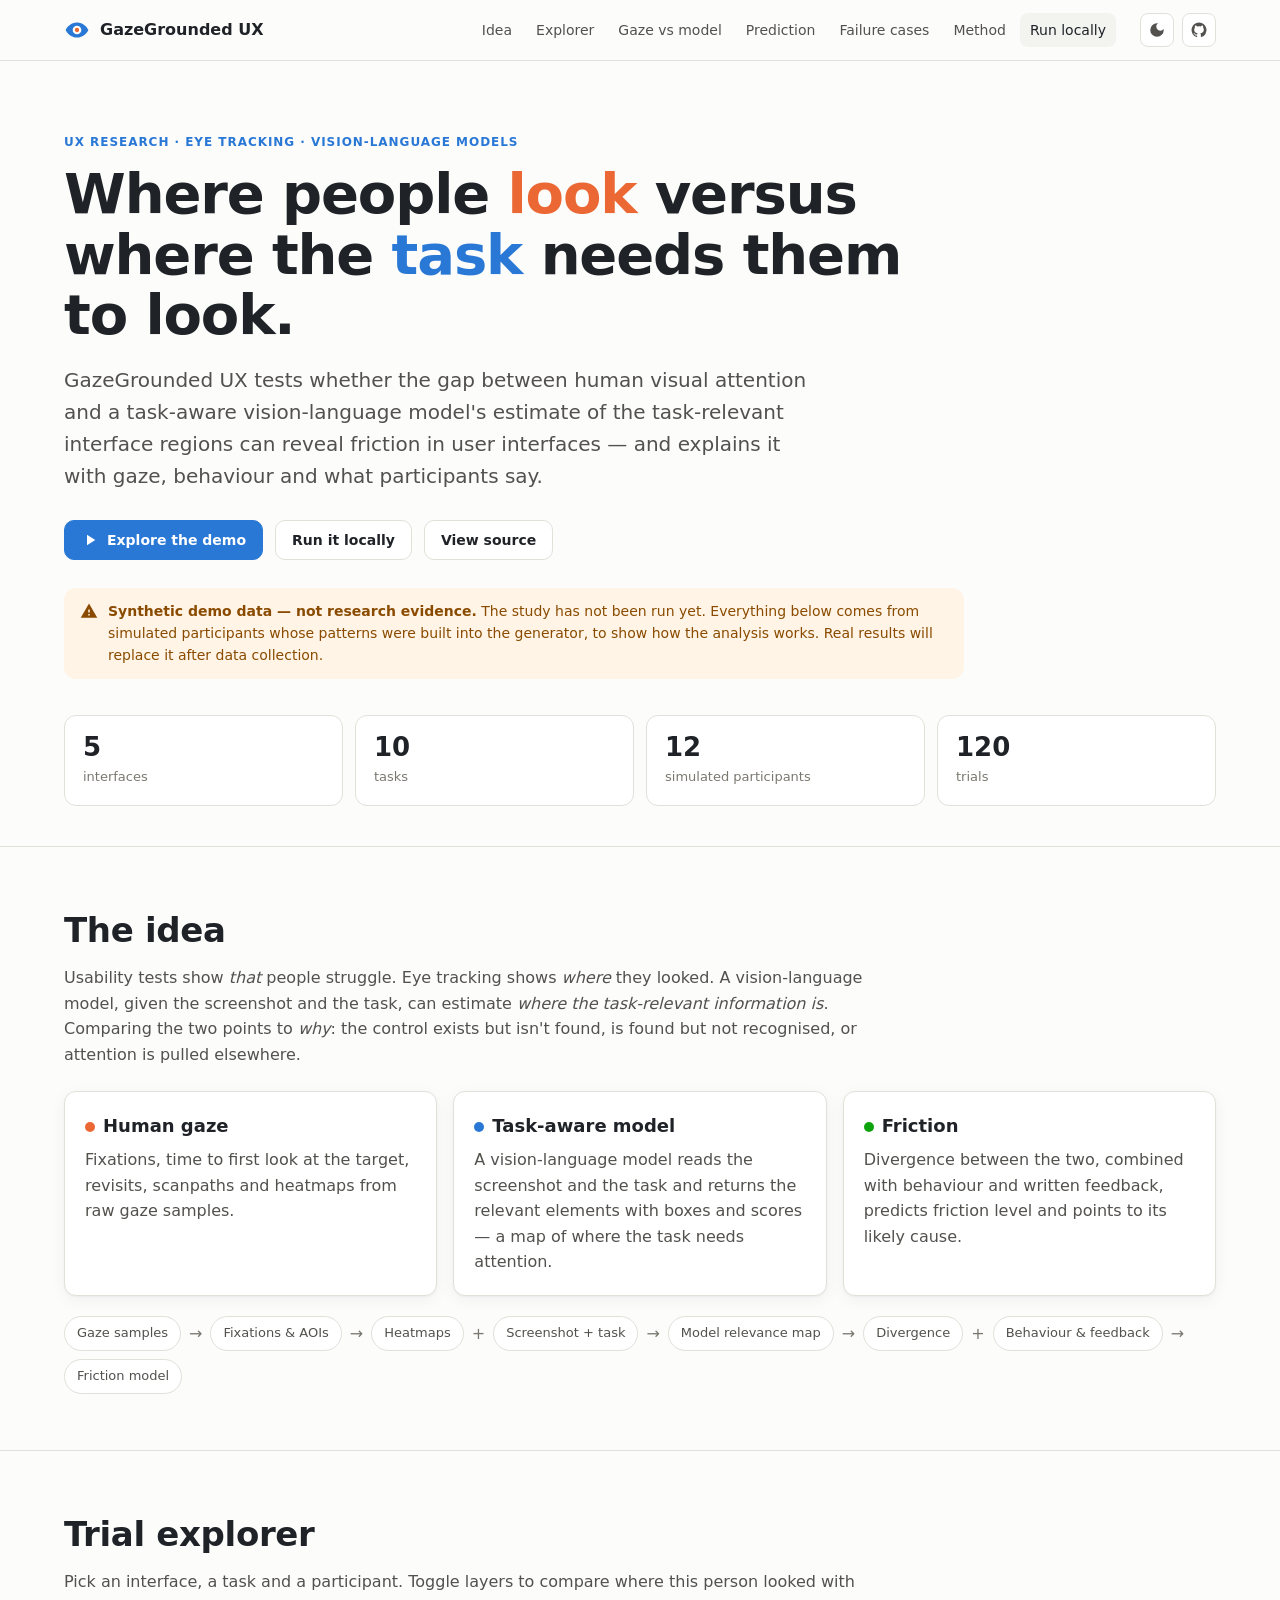
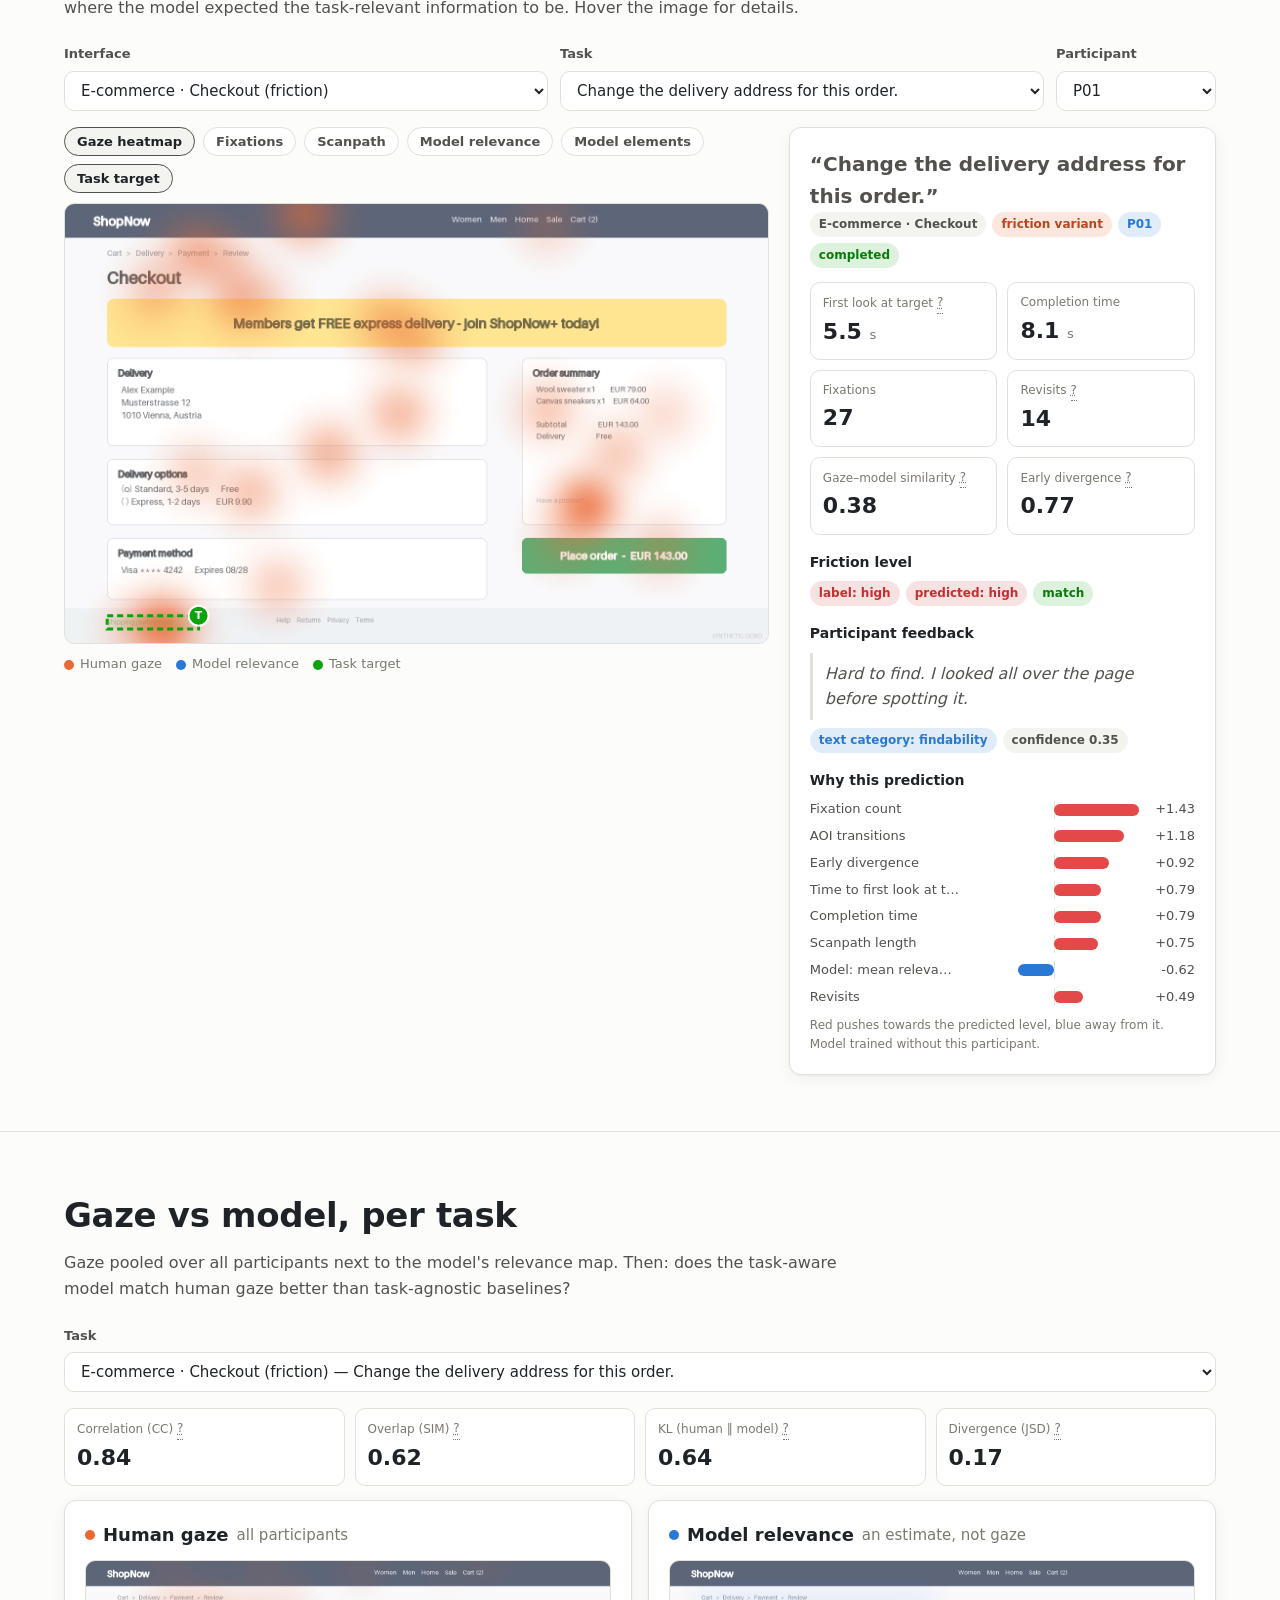
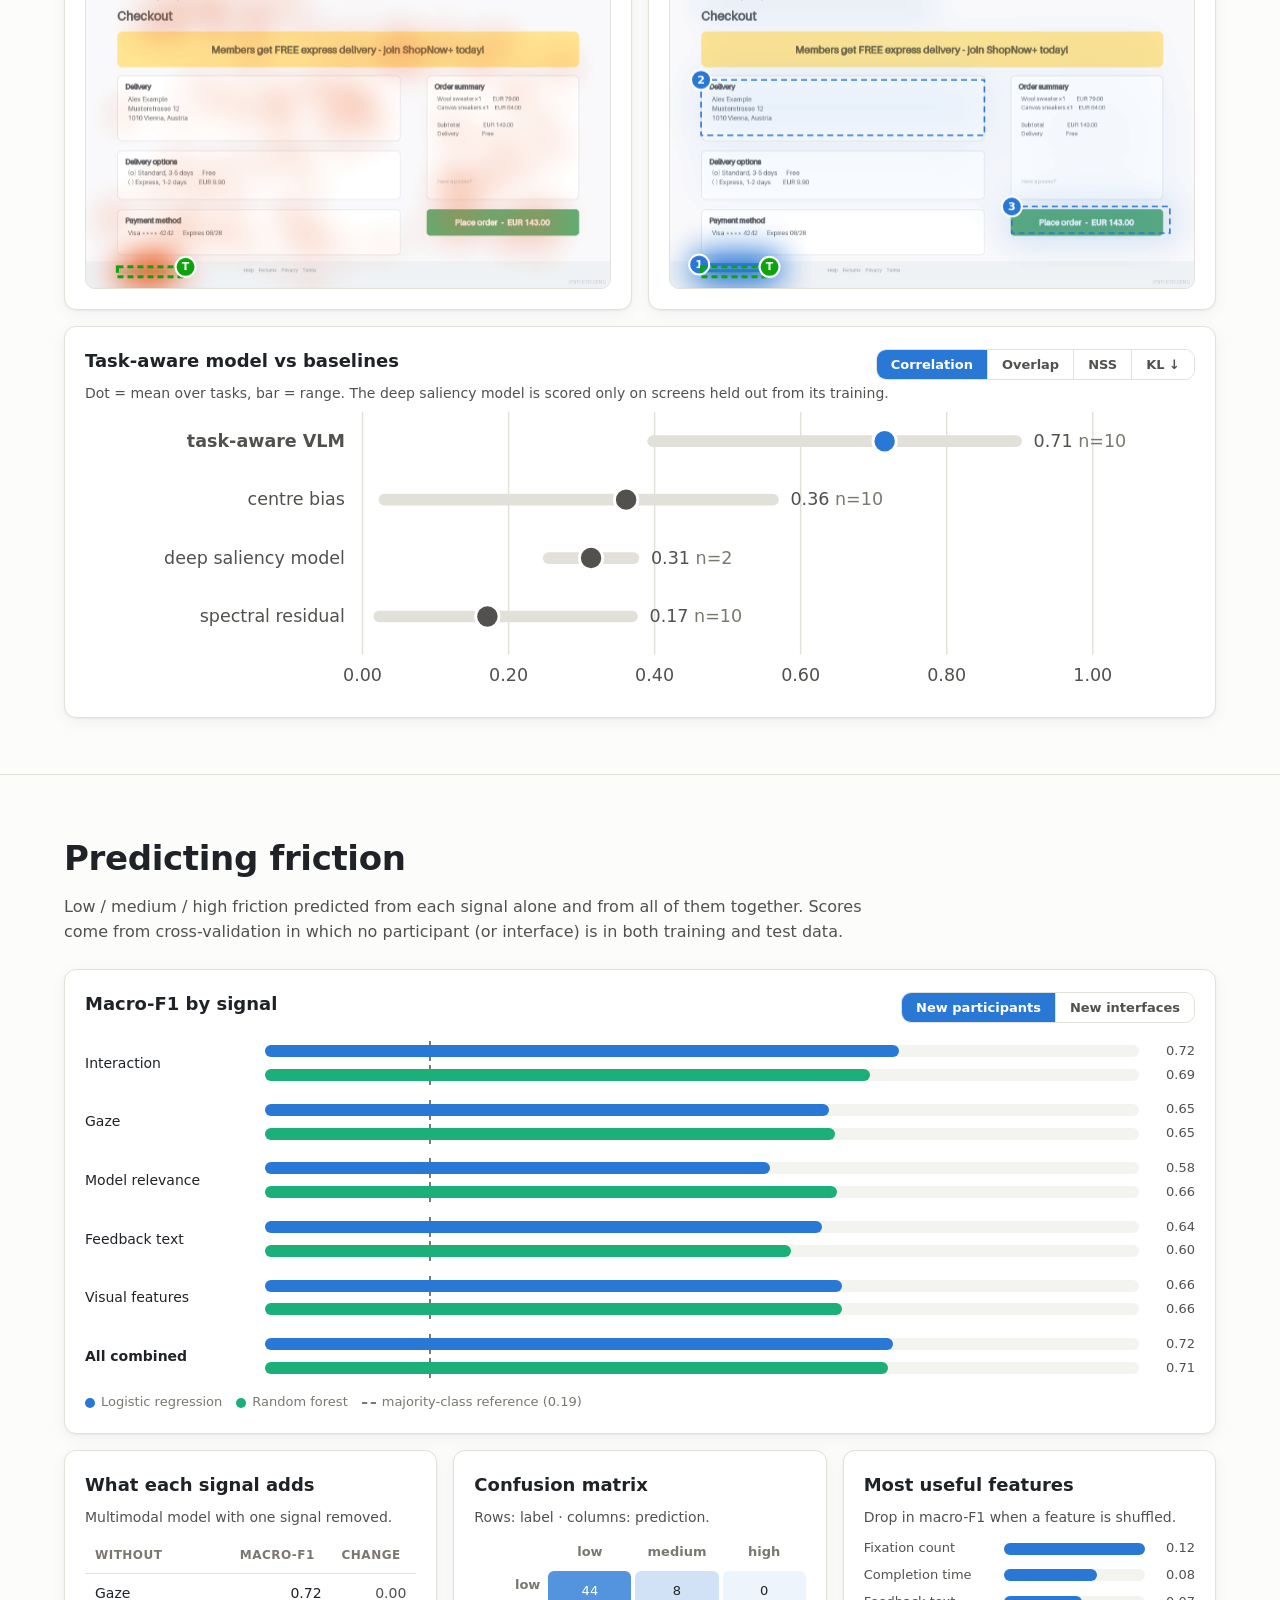
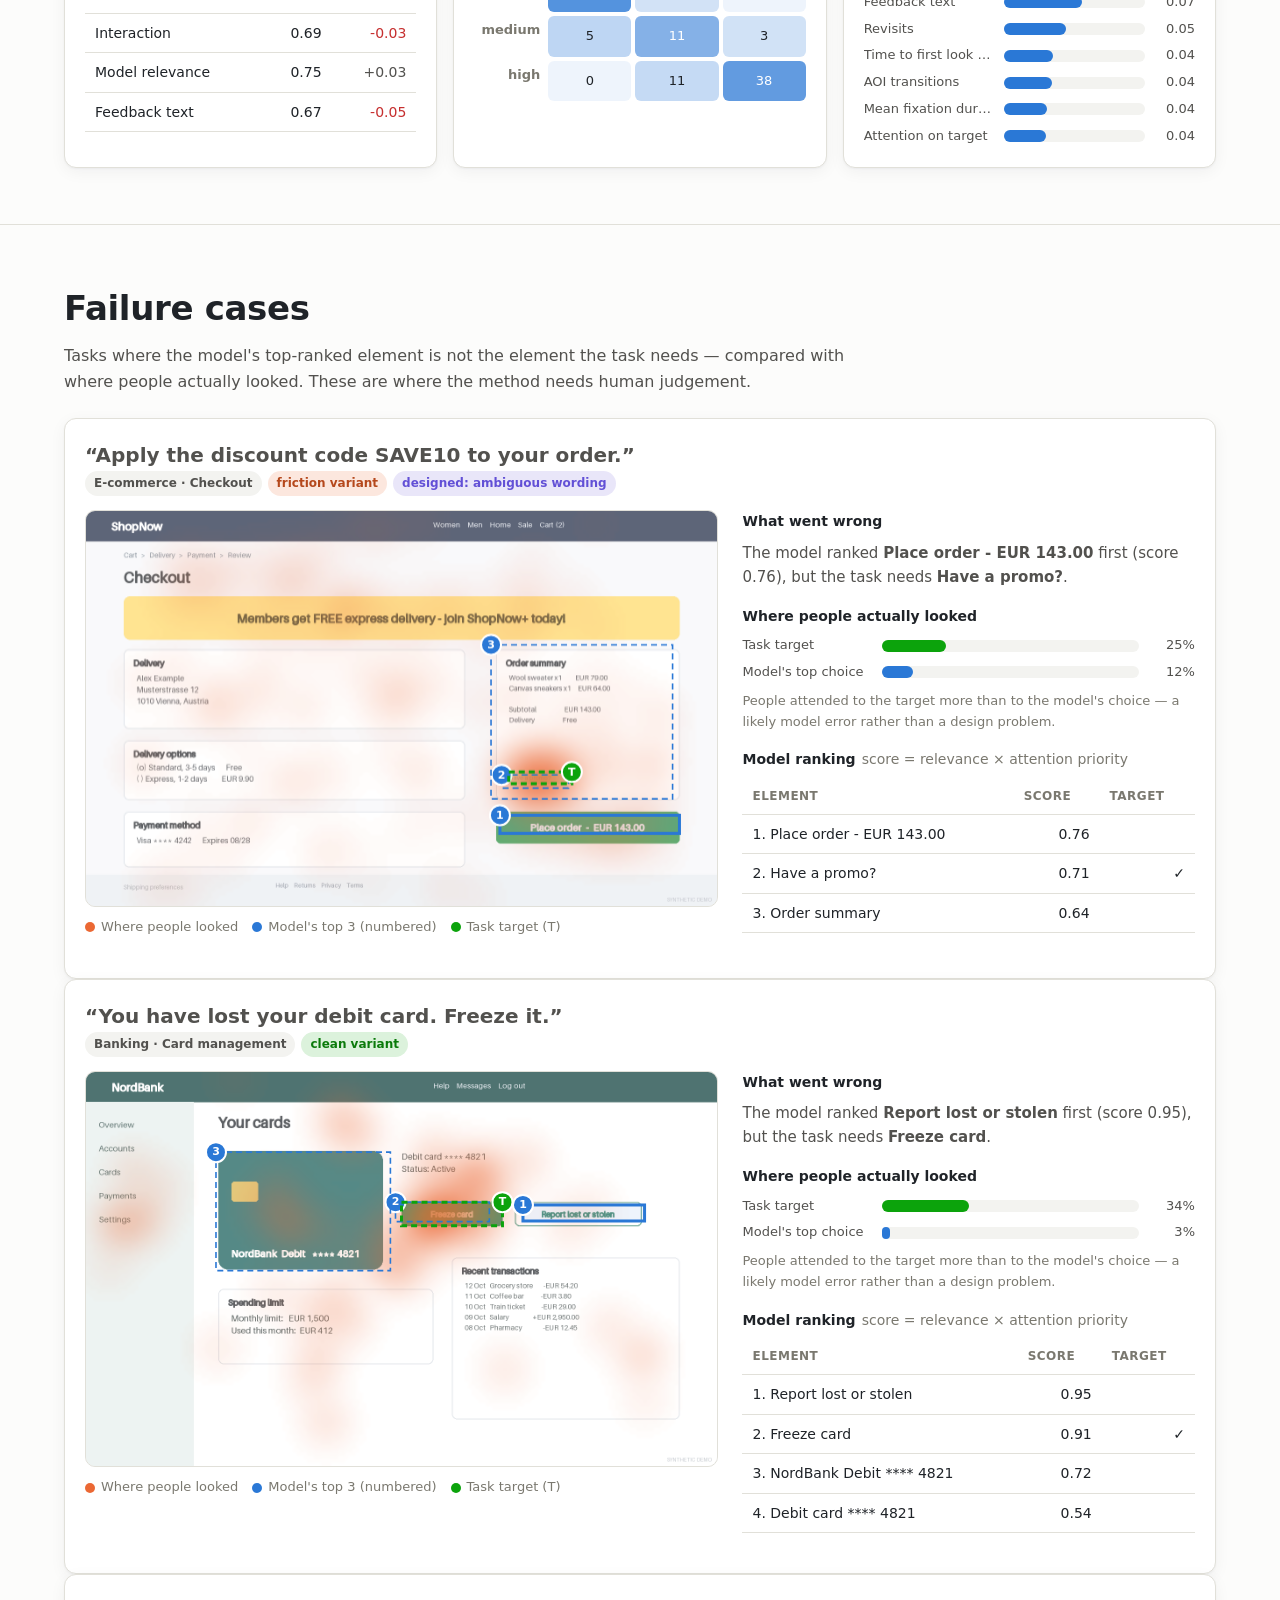
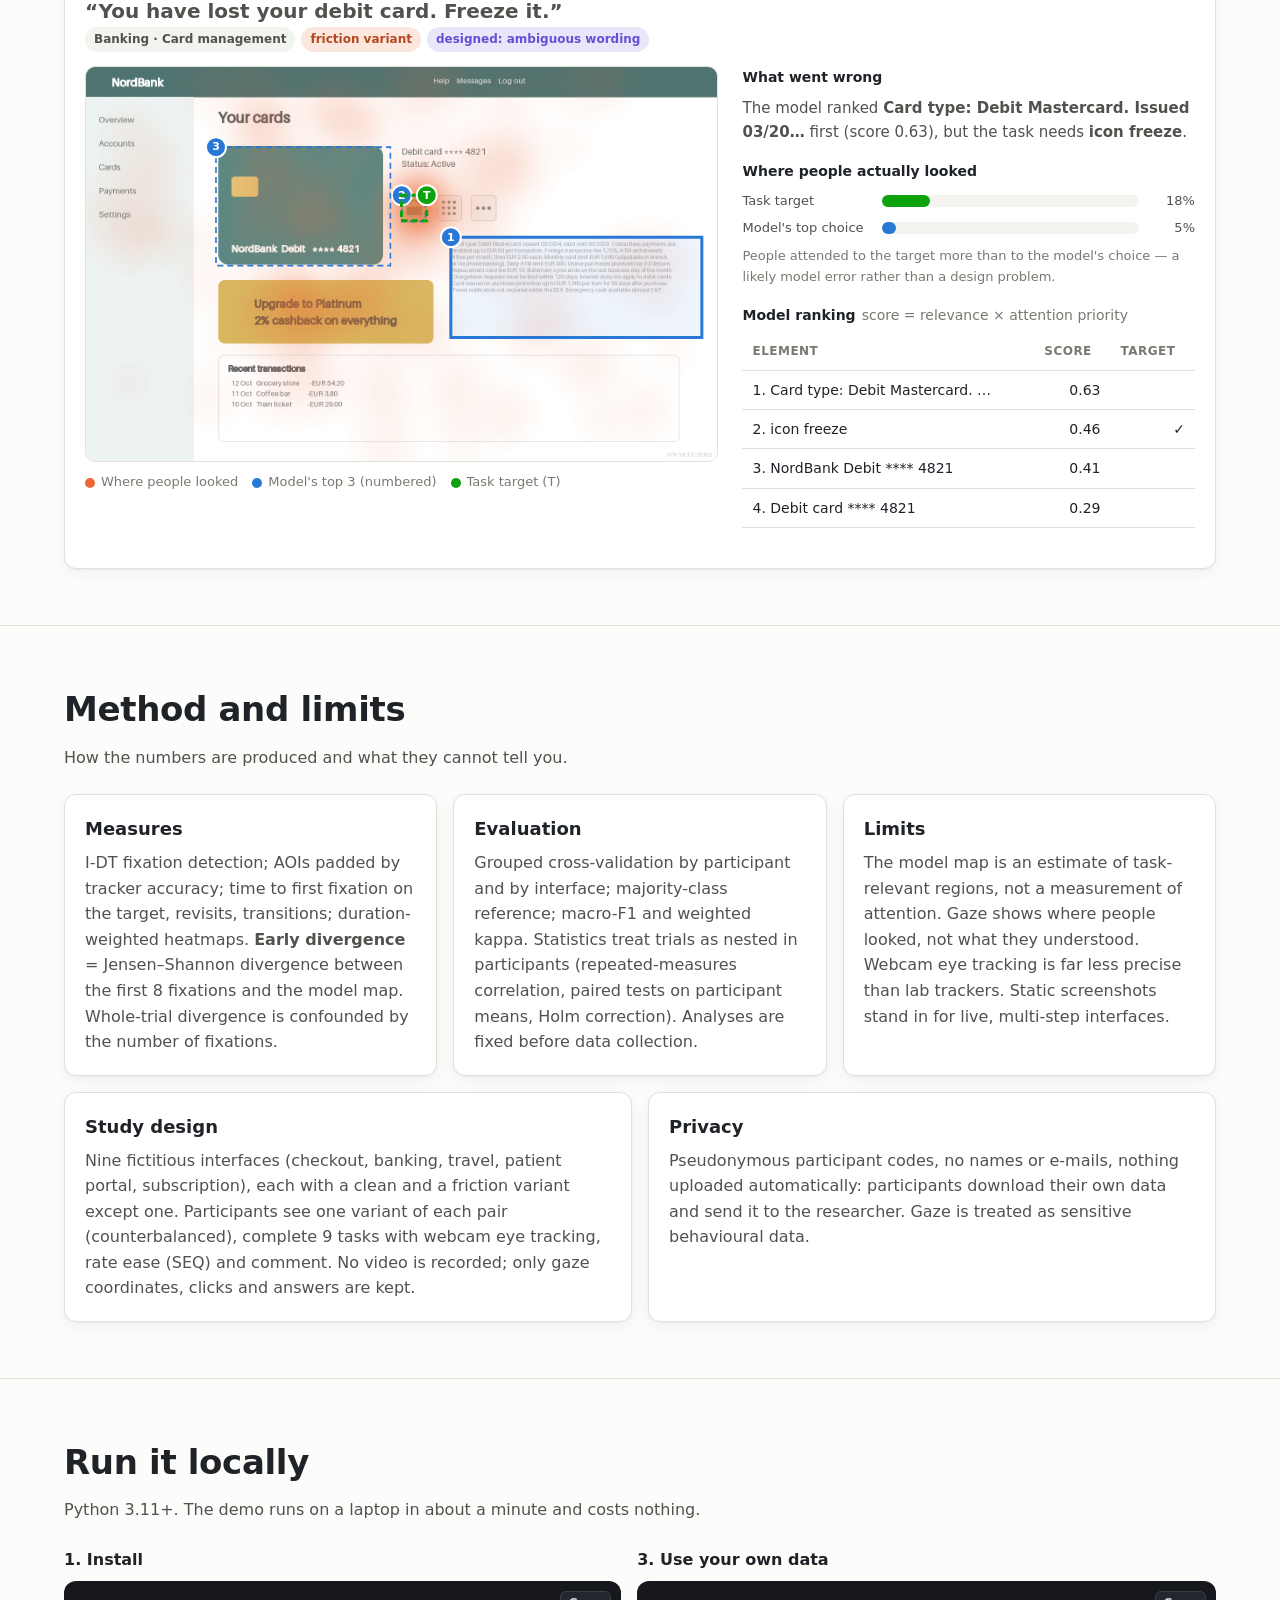
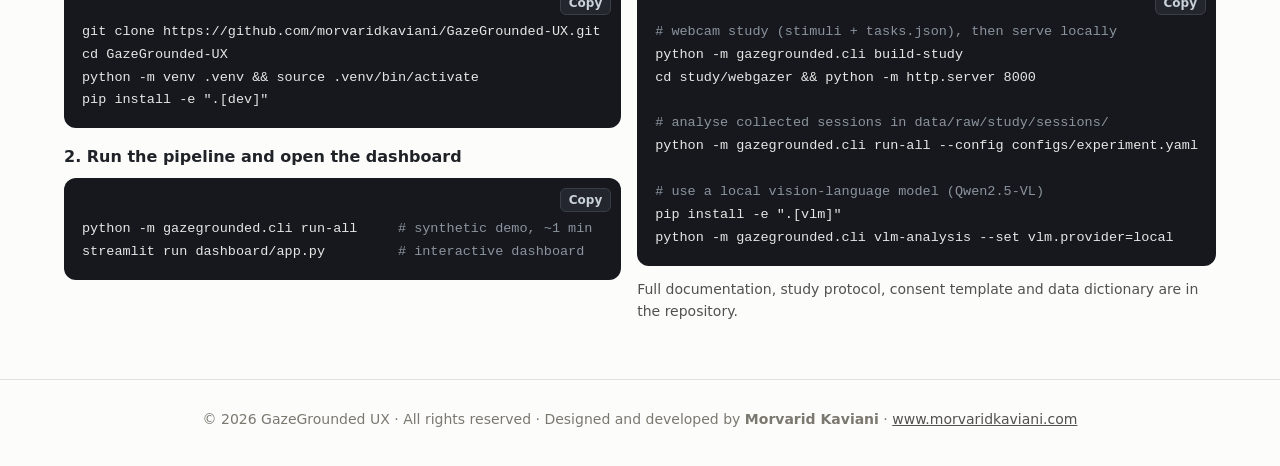
<file: docs/index.html>
<!doctype html>
<html lang="en">
<head>
  <meta charset="utf-8">
  <meta name="viewport" content="width=device-width, initial-scale=1">
  <title>GazeGrounded UX</title>
  <meta name="description" content="Where people look versus where a task-aware vision-language model expects the task-relevant information to be: a research toolkit for detecting UX friction with eye tracking.">
  <meta name="author" content="Morvarid Kaviani">
  <meta property="og:title" content="GazeGrounded UX">
  <meta property="og:description" content="Detecting UX friction by comparing human gaze with task-aware vision-language model relevance.">
  <meta property="og:image" content="data/ui/shop_checkout_friction.png">
  <link rel="icon" href="data:image/svg+xml,%3Csvg xmlns='http://www.w3.org/2000/svg' viewBox='0 0 24 24'%3E%3Cpath fill='%232a78d6' d='M12 5C6.5 5 2.7 9.2 1.5 12c1.2 2.8 5 7 10.5 7s9.3-4.2 10.5-7C21.3 9.2 17.5 5 12 5Zm0 11a4 4 0 1 1 0-8 4 4 0 0 1 0 8Z'/%3E%3Ccircle cx='12' cy='12' r='2' fill='%23eb6834'/%3E%3C/svg%3E">
  <link rel="stylesheet" href="assets/style.css">
</head>
<body>
<header class="site-header">
  <div class="container">
    <a class="brand" href="#top" aria-label="GazeGrounded UX home">
      <svg viewBox="0 0 24 24" aria-hidden="true"><path fill="var(--model)" d="M12 5C6.5 5 2.7 9.2 1.5 12c1.2 2.8 5 7 10.5 7s9.3-4.2 10.5-7C21.3 9.2 17.5 5 12 5Zm0 11a4 4 0 1 1 0-8 4 4 0 0 1 0 8Z"/><circle cx="12" cy="12" r="2" fill="var(--gaze)"/></svg>
      GazeGrounded UX
    </a>
    <nav class="nav" aria-label="Sections">
      <a href="#idea">Idea</a>
      <a href="#explorer">Explorer</a>
      <a href="#compare">Gaze vs model</a>
      <a href="#models">Prediction</a>
      <a href="#failures">Failure cases</a>
      <a href="#method">Method</a>
      <a href="#run">Run locally</a>
    </nav>
    <div class="header-actions">
      <button class="icon-btn" id="theme-toggle" type="button" aria-label="Toggle dark mode">
        <svg viewBox="0 0 24 24" fill="currentColor" aria-hidden="true"><path d="M12 3a9 9 0 1 0 9 9c0-.46-.04-.92-.1-1.36a5.39 5.39 0 0 1-4.4 2.26 5.4 5.4 0 0 1-3.14-9.8c-.44-.06-.9-.1-1.36-.1Z"/></svg>
      </button>
      <a class="icon-btn" id="repo-link" href="https://github.com/morvaridkaviani/GazeGrounded-UX" target="_blank" rel="noopener" title="Source code on GitHub" aria-label="Source code on GitHub">
        <svg viewBox="0 0 24 24" fill="currentColor" aria-hidden="true"><path d="M12 2a10 10 0 0 0-3.16 19.49c.5.09.68-.22.68-.48v-1.7c-2.78.6-3.37-1.34-3.37-1.34-.45-1.16-1.11-1.47-1.11-1.47-.91-.62.07-.6.07-.6 1 .07 1.53 1.03 1.53 1.03.9 1.52 2.34 1.08 2.91.83.09-.65.35-1.08.63-1.33-2.22-.25-4.55-1.11-4.55-4.94 0-1.09.39-1.98 1.03-2.68-.1-.25-.45-1.27.1-2.65 0 0 .84-.27 2.75 1.02a9.58 9.58 0 0 1 5 0c1.91-1.29 2.75-1.02 2.75-1.02.55 1.38.2 2.4.1 2.65.64.7 1.03 1.59 1.03 2.68 0 3.84-2.34 4.68-4.57 4.93.36.31.68.92.68 1.85v2.74c0 .27.18.58.69.48A10 10 0 0 0 12 2Z"/></svg>
      </a>
    </div>
  </div>
</header>

<main id="top">
  <!-- Hero -->
  <section class="hero">
    <div class="container">
      <p class="eyebrow">UX research · eye tracking · vision-language models</p>
      <h1>Where people <em>look</em> versus where the <strong>task</strong> needs them to look.</h1>
      <p class="lead">GazeGrounded UX tests whether the gap between human visual attention and a task-aware
        vision-language model's estimate of the task-relevant interface regions can reveal friction in user
        interfaces — and explains it with gaze, behaviour and what participants say.</p>
      <div class="actions">
        <a class="btn primary" href="#explorer">
          <svg viewBox="0 0 24 24" fill="currentColor" aria-hidden="true"><path d="M8 5v14l11-7z"/></svg>
          Explore the demo</a>
        <a class="btn" href="#run">Run it locally</a>
        <a class="btn" id="repo-link-2" href="https://github.com/morvaridkaviani/GazeGrounded-UX" target="_blank" rel="noopener">View source</a>
      </div>
      <div class="notice" id="data-notice" hidden>
        <svg viewBox="0 0 24 24" fill="currentColor" aria-hidden="true"><path d="M1 21h22L12 2 1 21Zm12-3h-2v-2h2v2Zm0-4h-2v-4h2v4Z"/></svg>
        <span><strong>Synthetic demo data — not research evidence.</strong> The study has not been run yet.
          Everything below comes from simulated participants whose patterns were built into the generator,
          to show how the analysis works. Real results will replace it after data collection.</span>
      </div>
      <div class="stats" id="stats"></div>
    </div>
  </section>

  <!-- Idea -->
  <section class="block" id="idea">
    <div class="container">
      <div class="section-head">
        <h2>The idea</h2>
        <p>Usability tests show <em>that</em> people struggle. Eye tracking shows <em>where</em> they looked. A
          vision-language model, given the screenshot and the task, can estimate <em>where the task-relevant
          information is</em>. Comparing the two points to <em>why</em>: the control exists but isn't found, is
          found but not recognised, or attention is pulled elsewhere.</p>
      </div>
      <div class="grid-3">
        <div class="card">
          <h3><span class="dot" style="background:var(--gaze)"></span>Human gaze</h3>
          <p>Fixations, time to first look at the target, revisits, scanpaths and heatmaps from raw gaze samples.</p>
        </div>
        <div class="card">
          <h3><span class="dot" style="background:var(--model)"></span>Task-aware model</h3>
          <p>A vision-language model reads the screenshot and the task and returns the relevant elements with
            boxes and scores — a map of where the task needs attention.</p>
        </div>
        <div class="card">
          <h3><span class="dot" style="background:var(--target)"></span>Friction</h3>
          <p>Divergence between the two, combined with behaviour and written feedback, predicts friction level
            and points to its likely cause.</p>
        </div>
      </div>
      <div class="flow" aria-label="Pipeline">
        <span>Gaze samples</span><i>→</i><span>Fixations &amp; AOIs</span><i>→</i><span>Heatmaps</span><i>+</i>
        <span>Screenshot + task</span><i>→</i><span>Model relevance map</span><i>→</i><span>Divergence</span><i>+</i>
        <span>Behaviour &amp; feedback</span><i>→</i><span>Friction model</span>
      </div>
    </div>
  </section>

  <!-- Explorer -->
  <section class="block" id="explorer">
    <div class="container">
      <div class="section-head">
        <h2>Trial explorer</h2>
        <p>Pick an interface, a task and a participant. Toggle layers to compare where this person looked with
          where the model expected the task-relevant information to be. Hover the image for details.</p>
      </div>
      <div class="controls">
        <div class="field"><label for="sel-ui">Interface</label><select id="sel-ui"></select></div>
        <div class="field"><label for="sel-task">Task</label><select id="sel-task"></select></div>
        <div class="field" style="flex:0 1 160px"><label for="sel-participant">Participant</label><select id="sel-participant"></select></div>
      </div>
      <div class="explorer">
        <div>
          <div class="chips" id="layers" role="group" aria-label="Layers" style="margin-bottom:10px"></div>
          <div class="viewer" id="viewer-explorer"></div>
          <div class="legend">
            <span><span class="dot" style="background:var(--gaze)"></span>Human gaze</span>
            <span><span class="dot" style="background:var(--model)"></span>Model relevance</span>
            <span><span class="dot" style="background:var(--target)"></span>Task target</span>
          </div>
        </div>
        <div class="card" id="trial-panel"></div>
      </div>
    </div>
  </section>

  <!-- Compare -->
  <section class="block" id="compare">
    <div class="container">
      <div class="section-head">
        <h2>Gaze vs model, per task</h2>
        <p>Gaze pooled over all participants next to the model's relevance map. Then: does the task-aware model match
          human gaze better than task-agnostic baselines?</p>
      </div>
      <div class="controls"><div class="field"><label for="sel-compare">Task</label><select id="sel-compare"></select></div></div>
      <div class="metrics four" id="compare-metrics"></div>
      <div class="grid-2">
        <div class="card"><h3><span class="dot" style="background:var(--gaze)"></span>Human gaze <small style="font-weight:400;color:var(--muted)">all participants</small></h3><div class="viewer" id="viewer-human" style="margin-top:10px"></div></div>
        <div class="card"><h3><span class="dot" style="background:var(--model)"></span>Model relevance <small style="font-weight:400;color:var(--muted)">an estimate, not gaze</small></h3><div class="viewer" id="viewer-model" style="margin-top:10px"></div></div>
      </div>
      <div class="card" style="margin-top:16px">
        <div style="display:flex;justify-content:space-between;align-items:center;gap:12px;flex-wrap:wrap">
          <h3>Task-aware model vs baselines</h3>
          <div class="seg" id="baseline-metric" role="group" aria-label="Metric"></div>
        </div>
        <p style="font-size:14px;margin-bottom:8px">Dot = mean over tasks, bar = range. The deep saliency model is scored only on screens held out from its training.</p>
        <div id="baseline-chart"></div>
      </div>
    </div>
  </section>

  <!-- Models -->
  <section class="block" id="models">
    <div class="container">
      <div class="section-head">
        <h2>Predicting friction</h2>
        <p>Low / medium / high friction predicted from each signal alone and from all of them together. Scores come
          from cross-validation in which no participant (or interface) is in both training and test data.</p>
      </div>
      <div class="card">
        <div style="display:flex;justify-content:space-between;align-items:center;gap:12px;flex-wrap:wrap;margin-bottom:12px">
          <h3>Macro-F1 by signal</h3>
          <div class="seg" id="split-toggle" role="group" aria-label="Generalisation"></div>
        </div>
        <div id="modality-chart"></div>
        <div class="legend" id="modality-legend"></div>
      </div>
      <div class="grid-3" style="margin-top:16px">
        <div class="card"><h3>What each signal adds</h3><p style="font-size:14px;margin-bottom:10px">Multimodal model with one signal removed.</p><div id="ablation"></div></div>
        <div class="card"><h3>Confusion matrix</h3><p style="font-size:14px;margin-bottom:10px">Rows: label · columns: prediction.</p><div id="confusion"></div></div>
        <div class="card"><h3>Most useful features</h3><p style="font-size:14px;margin-bottom:10px">Drop in macro-F1 when a feature is shuffled.</p><div id="importance"></div></div>
      </div>
    </div>
  </section>

  <!-- Failures -->
  <section class="block" id="failures">
    <div class="container">
      <div class="section-head">
        <h2>Failure cases</h2>
        <p>Tasks where the model's top-ranked element is not the element the task needs — compared with where
          people actually looked. These are where the method needs human judgement.</p>
      </div>
      <div id="failure-list"></div>
    </div>
  </section>

  <!-- Method -->
  <section class="block" id="method">
    <div class="container">
      <div class="section-head">
        <h2>Method and limits</h2>
        <p>How the numbers are produced and what they cannot tell you.</p>
      </div>
      <div class="grid-3">
        <div class="card"><h3>Measures</h3><p>I-DT fixation detection; AOIs padded by tracker accuracy; time to first fixation on the target, revisits,
          transitions; duration-weighted heatmaps. <strong>Early divergence</strong> = Jensen–Shannon divergence between the first
          8 fixations and the model map. Whole-trial divergence is confounded by the number of fixations.</p></div>
        <div class="card"><h3>Evaluation</h3><p>Grouped cross-validation by participant and by interface; majority-class reference; macro-F1 and
          weighted kappa. Statistics treat trials as nested in participants (repeated-measures correlation, paired tests on
          participant means, Holm correction). Analyses are fixed before data collection.</p></div>
        <div class="card"><h3>Limits</h3><p>The model map is an estimate of task-relevant regions, not a measurement of attention. Gaze shows where
          people looked, not what they understood. Webcam eye tracking is far less precise than lab trackers. Static screenshots
          stand in for live, multi-step interfaces.</p></div>
      </div>
      <div class="grid-2" style="margin-top:16px">
        <div class="card"><h3>Study design</h3><p>Nine fictitious interfaces (checkout, banking, travel, patient portal, subscription), each with a clean and a
          friction variant except one. Participants see one variant of each pair (counterbalanced), complete 9 tasks with webcam eye
          tracking, rate ease (SEQ) and comment. No video is recorded; only gaze coordinates, clicks and answers are kept.</p></div>
        <div class="card"><h3>Privacy</h3><p>Pseudonymous participant codes, no names or e-mails, nothing uploaded automatically: participants download
          their own data and send it to the researcher. Gaze is treated as sensitive behavioural data.</p></div>
      </div>
    </div>
  </section>

  <!-- Run locally -->
  <section class="block" id="run">
    <div class="container">
      <div class="section-head">
        <h2>Run it locally</h2>
        <p>Python 3.11+. The demo runs on a laptop in about a minute and costs nothing.</p>
      </div>
      <div class="grid-2">
        <div>
          <h3 style="margin:0 0 8px;font-size:16px">1. Install</h3>
          <div class="code"><button class="copy" type="button">Copy</button><pre><span id="clone-cmd">git clone https://github.com/morvaridkaviani/GazeGrounded-UX.git</span>
cd GazeGrounded-UX
python -m venv .venv &amp;&amp; source .venv/bin/activate
pip install -e ".[dev]"</pre></div>
          <h3 style="margin:16px 0 8px;font-size:16px">2. Run the pipeline and open the dashboard</h3>
          <div class="code"><button class="copy" type="button">Copy</button><pre>python -m gazegrounded.cli run-all     <span class="c"># synthetic demo, ~1 min</span>
streamlit run dashboard/app.py         <span class="c"># interactive dashboard</span></pre></div>
        </div>
        <div>
          <h3 style="margin:0 0 8px;font-size:16px">3. Use your own data</h3>
          <div class="code"><button class="copy" type="button">Copy</button><pre><span class="c"># webcam study (stimuli + tasks.json), then serve locally</span>
python -m gazegrounded.cli build-study
cd study/webgazer &amp;&amp; python -m http.server 8000

<span class="c"># analyse collected sessions in data/raw/study/sessions/</span>
python -m gazegrounded.cli run-all --config configs/experiment.yaml

<span class="c"># use a local vision-language model (Qwen2.5-VL)</span>
pip install -e ".[vlm]"
python -m gazegrounded.cli vlm-analysis --set vlm.provider=local</pre></div>
          <p style="color:var(--ink-2);font-size:14px;margin:0">Full documentation, study protocol, consent template and data dictionary are in the repository.</p>
        </div>
      </div>
    </div>
  </section>
</main>

<footer class="site-footer">
  <div class="container">
    © <span id="year">2026</span> GazeGrounded UX · All rights reserved · Designed and developed by
    <strong>Morvarid Kaviani</strong> · <a href="https://www.morvaridkaviani.com" rel="noopener">www.morvaridkaviani.com</a>
  </div>
</footer>

<div class="tooltip" id="tooltip" role="status"></div>
<script src="assets/app.js"></script>
</body>
</html>
</file>
<file: docs/assets/style.css>
/* GazeGrounded UX — project website. Colour roles: gaze = orange, model = blue, target = green. */
:root {
  --bg: #fcfcfb;
  --surface: #ffffff;
  --surface-2: #f3f3f0;
  --ink: #1f2328;
  --ink-2: #52514e;
  --muted: #7a786f;
  --line: #e1e0d9;
  --accent: #2a78d6;
  --accent-ink: #ffffff;
  --gaze: #eb6834;
  --model: #2a78d6;
  --target: #0ca30c;
  --rf: #1baf7a;
  --warn-bg: #fff4e5;
  --warn-ink: #8a4b00;
  --good: #0b7a0b;
  --bad: #c62f2f;
  --radius: 12px;
  --shadow: 0 1px 2px rgba(16, 24, 40, 0.04), 0 4px 16px rgba(16, 24, 40, 0.05);
  --font: system-ui, -apple-system, "Segoe UI", Roboto, "Helvetica Neue", Arial, sans-serif;
  --mono: ui-monospace, "SF Mono", Menlo, Consolas, monospace;
  color-scheme: light;
}
@media (prefers-color-scheme: dark) {
  :root:not([data-theme="light"]) {
    --bg: #111110;
    --surface: #1a1a19;
    --surface-2: #222220;
    --ink: #f0efec;
    --ink-2: #c3c2b7;
    --muted: #96948b;
    --line: #2f2f2c;
    --accent: #3987e5;
    --model: #3987e5;
    --warn-bg: #2e2412;
    --warn-ink: #f5c27a;
    --good: #4cc94c;
    --bad: #ef6b6b;
    --shadow: none;
    color-scheme: dark;
  }
}
:root[data-theme="dark"] {
  --bg: #111110;
  --surface: #1a1a19;
  --surface-2: #222220;
  --ink: #f0efec;
  --ink-2: #c3c2b7;
  --muted: #96948b;
  --line: #2f2f2c;
  --accent: #3987e5;
  --model: #3987e5;
  --warn-bg: #2e2412;
  --warn-ink: #f5c27a;
  --good: #4cc94c;
  --bad: #ef6b6b;
  --shadow: none;
  color-scheme: dark;
}

* { box-sizing: border-box; }
html { scroll-behavior: smooth; scroll-padding-top: 72px; }
@media (prefers-reduced-motion: reduce) { html { scroll-behavior: auto; } }
body {
  margin: 0;
  background: var(--bg);
  color: var(--ink);
  font: 16px/1.6 var(--font);
  -webkit-font-smoothing: antialiased;
}
a { color: var(--accent); }
img { max-width: 100%; display: block; }
code, pre { font-family: var(--mono); font-size: 0.9em; }
.container { max-width: 1200px; margin: 0 auto; padding: 0 24px; }
@media (max-width: 640px) { .container { padding: 0 16px; } }
.visually-hidden { position: absolute; width: 1px; height: 1px; overflow: hidden; clip: rect(0 0 0 0); }
:focus-visible { outline: 2px solid var(--accent); outline-offset: 2px; border-radius: 6px; }

/* ---- header --------------------------------------------------------------------------- */
.site-header {
  position: sticky; top: 0; z-index: 20;
  background: color-mix(in srgb, var(--bg) 85%, transparent);
  backdrop-filter: saturate(150%) blur(10px);
  border-bottom: 1px solid var(--line);
}
.site-header .container { display: flex; align-items: center; gap: 24px; height: 60px; }
.brand { display: flex; align-items: center; gap: 10px; font-weight: 700; color: var(--ink); text-decoration: none; white-space: nowrap; }
.brand svg { width: 26px; height: 26px; }
.nav { display: flex; gap: 4px; margin-left: auto; overflow-x: auto; scrollbar-width: none; }
.nav a { color: var(--ink-2); text-decoration: none; font-size: 14px; padding: 6px 10px; border-radius: 8px; white-space: nowrap; }
.nav a:hover, .nav a.active { color: var(--ink); background: var(--surface-2); }
.icon-btn { border: 1px solid var(--line); background: var(--surface); color: var(--ink-2); border-radius: 8px; width: 34px; height: 34px; display: grid; place-items: center; cursor: pointer; flex: none; }
.icon-btn svg { width: 18px; height: 18px; }
@media (max-width: 900px) { .nav { display: none; } .header-actions { margin-left: auto; } }
.header-actions { display: flex; gap: 8px; align-items: center; }
.btn { display: inline-flex; align-items: center; gap: 8px; font: 600 14px var(--font); padding: 10px 16px; border-radius: 10px; border: 1px solid var(--line); background: var(--surface); color: var(--ink); text-decoration: none; cursor: pointer; }
.btn.primary { background: var(--accent); border-color: var(--accent); color: var(--accent-ink); }
.btn svg { width: 18px; height: 18px; }

/* ---- hero ------------------------------------------------------------------------------- */
.hero { padding: 72px 0 40px; }
.eyebrow { text-transform: uppercase; letter-spacing: 0.08em; font-size: 12px; font-weight: 700; color: var(--accent); margin: 0 0 12px; }
.hero h1 { font-size: clamp(34px, 5vw, 56px); line-height: 1.08; letter-spacing: -0.02em; margin: 0 0 18px; max-width: 900px; }
.hero h1 em { font-style: normal; color: var(--gaze); }
.hero h1 strong { color: var(--model); font-weight: inherit; }
.lead { font-size: clamp(17px, 2vw, 20px); color: var(--ink-2); max-width: 760px; margin: 0 0 28px; }
.hero .actions { display: flex; gap: 12px; flex-wrap: wrap; }
.notice { display: flex; gap: 10px; align-items: flex-start; background: var(--warn-bg); color: var(--warn-ink); border-radius: var(--radius); padding: 12px 16px; font-size: 14px; margin-top: 28px; max-width: 900px; }
.notice svg { width: 18px; height: 18px; flex: none; margin-top: 2px; }
.stats { display: grid; grid-template-columns: repeat(4, 1fr); gap: 12px; margin-top: 36px; }
.stat { background: var(--surface); border: 1px solid var(--line); border-radius: var(--radius); padding: 16px 18px; }
.stat b { display: block; font-size: 26px; line-height: 1.2; }
.stat span { color: var(--muted); font-size: 13px; }
@media (max-width: 720px) { .stats { grid-template-columns: repeat(2, 1fr); } }

/* ---- sections --------------------------------------------------------------------------- */
section.block { padding: 56px 0; border-top: 1px solid var(--line); }
.section-head { margin-bottom: 24px; max-width: 820px; }
.section-head h2 { font-size: clamp(26px, 3vw, 34px); letter-spacing: -0.01em; margin: 0 0 8px; }
.section-head p { color: var(--ink-2); margin: 0; }
.grid-3 { display: grid; grid-template-columns: repeat(3, 1fr); gap: 16px; }
.grid-2 { display: grid; grid-template-columns: repeat(2, 1fr); gap: 16px; }
@media (max-width: 900px) { .grid-3, .grid-2 { grid-template-columns: minmax(0, 1fr); } }
.card { background: var(--surface); border: 1px solid var(--line); border-radius: var(--radius); padding: 20px; box-shadow: var(--shadow); min-width: 0; }
.card h3 { margin: 0 0 6px; font-size: 18px; display: flex; align-items: center; gap: 8px; }
.card h3 svg { width: 20px; height: 20px; color: var(--muted); }
.card p { margin: 0; color: var(--ink-2); }
.dot { width: 10px; height: 10px; border-radius: 50%; display: inline-block; flex: none; }

.flow { display: flex; flex-wrap: wrap; align-items: center; gap: 8px; margin-top: 20px; }
.flow span { background: var(--surface); border: 1px solid var(--line); border-radius: 999px; padding: 6px 12px; font-size: 13px; color: var(--ink-2); }
.flow i { color: var(--muted); font-style: normal; }

/* ---- controls --------------------------------------------------------------------------- */
.controls { display: flex; flex-wrap: wrap; gap: 12px; align-items: flex-end; margin-bottom: 16px; }
.field { display: flex; flex-direction: column; gap: 6px; min-width: 0; flex: 1 1 220px; }
.field label { font-size: 13px; font-weight: 600; color: var(--ink-2); }
select { font: 15px var(--font); color: var(--ink); background: var(--surface); border: 1px solid var(--line); border-radius: 10px; padding: 9px 12px; width: 100%; }
.chips { display: flex; flex-wrap: wrap; gap: 8px; }
.chip { font: 600 13px var(--font); border: 1px solid var(--line); background: var(--surface); color: var(--ink-2); padding: 6px 12px; border-radius: 999px; cursor: pointer; display: inline-flex; align-items: center; gap: 6px; }
.chip[aria-pressed="true"] { background: var(--surface-2); color: var(--ink); border-color: var(--ink-2); }
.seg { display: inline-flex; border: 1px solid var(--line); border-radius: 10px; overflow: hidden; }
.seg button { font: 600 13px var(--font); border: 0; background: var(--surface); color: var(--ink-2); padding: 7px 14px; cursor: pointer; }
.seg button + button { border-left: 1px solid var(--line); }
.seg button[aria-pressed="true"] { background: var(--accent); color: var(--accent-ink); }

/* ---- viewer ----------------------------------------------------------------------------- */
.explorer { display: grid; grid-template-columns: minmax(0, 1.65fr) minmax(0, 1fr); gap: 20px; align-items: start; }
@media (max-width: 1000px) { .explorer { grid-template-columns: minmax(0, 1fr); } }
.viewer { position: relative; border-radius: 10px; overflow: hidden; border: 1px solid var(--line); background: var(--surface-2); }
.viewer canvas { display: block; width: 100%; height: auto; }
.legend { display: flex; flex-wrap: wrap; gap: 14px; font-size: 13px; color: var(--muted); margin-top: 10px; }
.legend span { display: inline-flex; align-items: center; gap: 6px; }
.tooltip { position: fixed; z-index: 50; pointer-events: none; background: var(--surface); color: var(--ink); border: 1px solid var(--line); border-radius: 8px; padding: 8px 10px; font-size: 13px; line-height: 1.4; box-shadow: 0 6px 20px rgba(0,0,0,.12); max-width: 300px; opacity: 0; transition: opacity .1s; }
.tooltip.show { opacity: 1; }
.tooltip b { display: block; }

.task-title { font-size: 20px; font-weight: 700; margin: 0 0 8px; }
.badges { display: flex; flex-wrap: wrap; gap: 6px; margin-bottom: 14px; }
.badge { font-size: 12px; font-weight: 600; padding: 3px 9px; border-radius: 999px; background: var(--surface-2); color: var(--ink-2); display: inline-flex; align-items: center; gap: 5px; }
.badge.green { background: color-mix(in srgb, var(--target) 14%, transparent); color: var(--good); }
.badge.orange { background: color-mix(in srgb, var(--gaze) 16%, transparent); color: #b5481c; }
.badge.red { background: color-mix(in srgb, var(--bad) 14%, transparent); color: var(--bad); }
.badge.blue { background: color-mix(in srgb, var(--model) 14%, transparent); color: var(--model); }
.badge.violet { background: color-mix(in srgb, #6250d6 14%, transparent); color: #6250d6; }
:root[data-theme="dark"] .badge.orange { color: #f39a70; }
@media (prefers-color-scheme: dark) { :root:not([data-theme="light"]) .badge.orange { color: #f39a70; } }

.metrics { display: grid; grid-template-columns: repeat(2, minmax(0, 1fr)); gap: 10px; margin-bottom: 14px; }
.metrics.four { grid-template-columns: repeat(4, minmax(0, 1fr)); }
@media (max-width: 720px) { .metrics.four { grid-template-columns: repeat(2, minmax(0, 1fr)); } }
.metric { border: 1px solid var(--line); border-radius: 10px; padding: 10px 12px; background: var(--surface); }
.metric span { display: flex; align-items: center; gap: 4px; font-size: 12px; color: var(--muted); }
.metric b { font-size: 22px; }
.metric small { color: var(--muted); font-weight: 400; font-size: 13px; }
.help { cursor: help; color: var(--muted); border-bottom: 1px dotted var(--muted); }
.panel-title { font-size: 14px; font-weight: 700; margin: 16px 0 8px; display: flex; align-items: center; gap: 6px; }
blockquote { margin: 0 0 8px; padding: 8px 12px; border-left: 3px solid var(--line); color: var(--ink-2); font-style: italic; }

/* ---- charts ----------------------------------------------------------------------------- */
.bars { display: grid; gap: 6px; }
.bar-row { display: grid; grid-template-columns: minmax(90px, 150px) minmax(0, 1fr) 46px; align-items: center; gap: 10px; font-size: 13px; }
.bar-row .name { color: var(--ink-2); overflow: hidden; text-overflow: ellipsis; white-space: nowrap; }
.bar-track { position: relative; height: 12px; background: var(--surface-2); border-radius: 6px; }
.bar-fill { position: absolute; top: 0; bottom: 0; border-radius: 6px; }
.bar-row .val { text-align: right; font-variant-numeric: tabular-nums; color: var(--ink-2); }
.diverge .bar-track { background: transparent; }
.diverge .bar-track::before { content: ""; position: absolute; left: 50%; top: -3px; bottom: -3px; border-left: 1px solid var(--line); }
svg.chart { width: 100%; height: auto; overflow: visible; }
svg.chart text { fill: var(--ink-2); font: 12px var(--font); }
svg.chart .grid { stroke: var(--line); }
.cm { display: grid; gap: 4px; font-size: 13px; }
.cm div { padding: 10px 6px; text-align: center; border-radius: 6px; font-variant-numeric: tabular-nums; }
.cm .h { color: var(--muted); font-weight: 600; padding: 4px; }
table { width: 100%; border-collapse: collapse; font-size: 14px; }
th, td { text-align: left; padding: 8px 10px; border-bottom: 1px solid var(--line); }
th { color: var(--muted); font-weight: 600; font-size: 12px; text-transform: uppercase; letter-spacing: .04em; }
td.num { text-align: right; font-variant-numeric: tabular-nums; }

.modality-row { display: grid; grid-template-columns: minmax(96px, 170px) minmax(0, 1fr); gap: 10px; align-items: center; margin: 4px 0; }

/* ---- failure cases ------------------------------------------------------------------------ */
.case { display: grid; grid-template-columns: minmax(0, 1.4fr) minmax(0, 1fr); gap: 24px; margin-bottom: 20px; }
@media (max-width: 1000px) { .case { grid-template-columns: minmax(0, 1fr); } }
.case .verdict { font-size: 15px; margin: 0 0 14px; }

/* ---- code --------------------------------------------------------------------------------- */
.code { position: relative; background: #16181d; color: #e6e6e6; border-radius: var(--radius); padding: 40px 18px 16px; overflow-x: auto; margin: 0 0 12px; }
.code pre { margin: 0; white-space: pre; font-size: 13.5px; line-height: 1.7; }
.code .c { color: #8b949e; }
.copy { position: absolute; top: 10px; right: 10px; font: 600 12px var(--font); border: 1px solid #3a3f47; background: #23262d; color: #c9d1d9; border-radius: 6px; padding: 4px 8px; cursor: pointer; }
.steps { counter-reset: step; display: grid; gap: 16px; }
.steps h3 { font-size: 16px; margin: 0 0 8px; }

/* ---- footer ------------------------------------------------------------------------------- */
.site-footer { border-top: 1px solid var(--line); padding: 28px 0 36px; text-align: center; color: var(--muted); font-size: 14px; }
.site-footer a { color: var(--ink-2); }
.loading { color: var(--muted); padding: 40px 0; text-align: center; }
</file>
